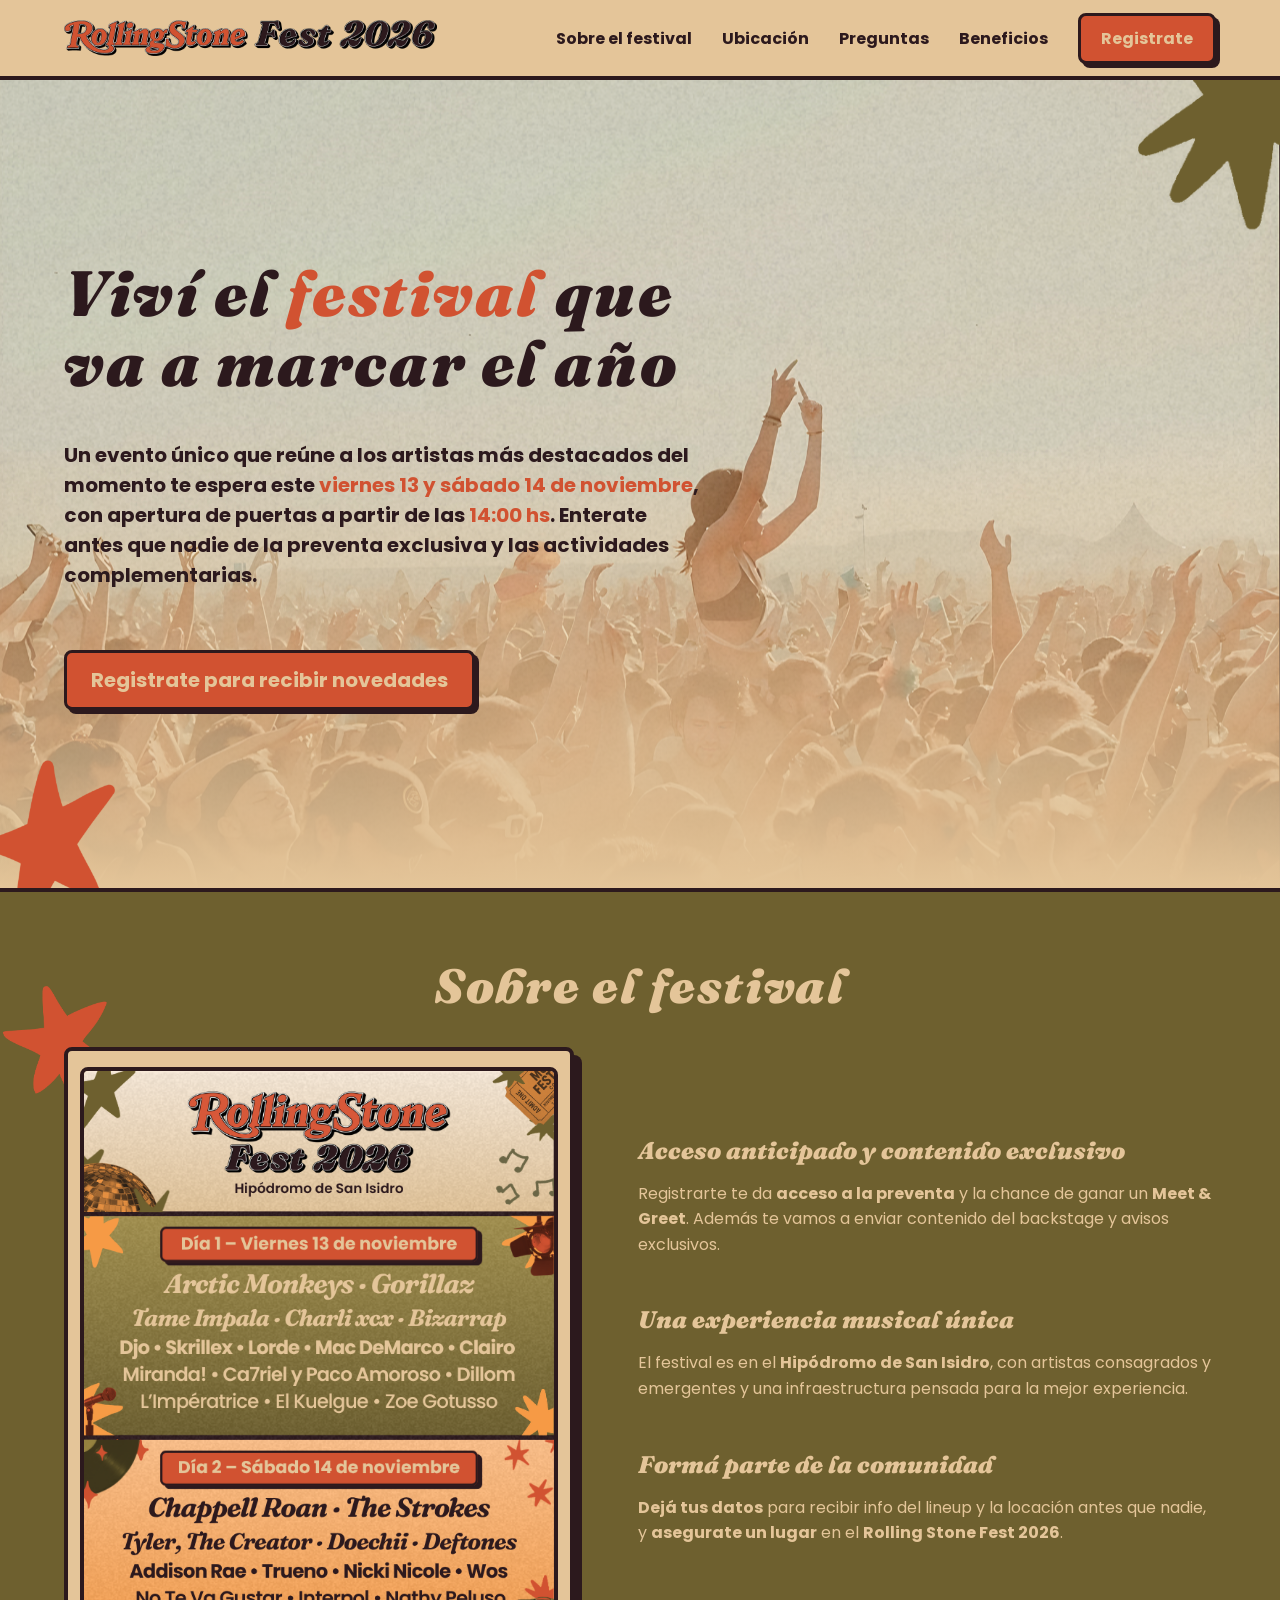
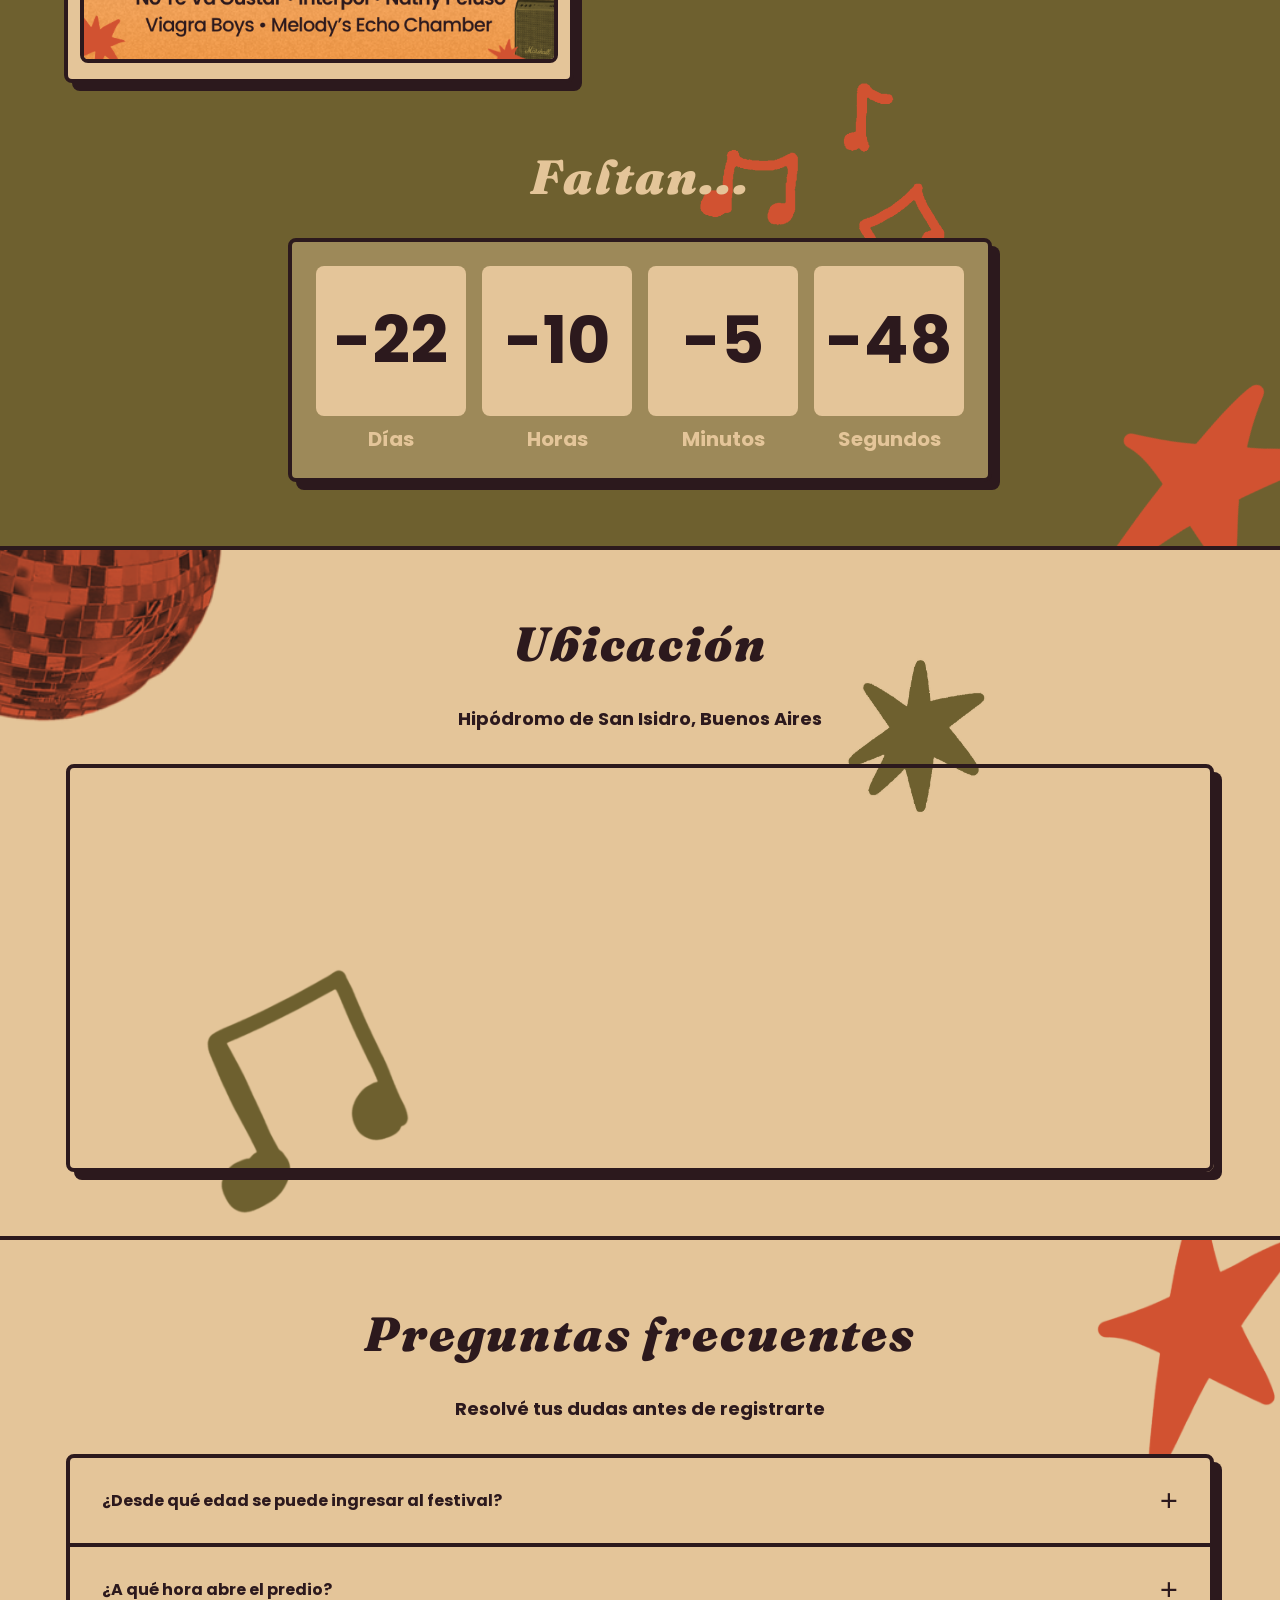
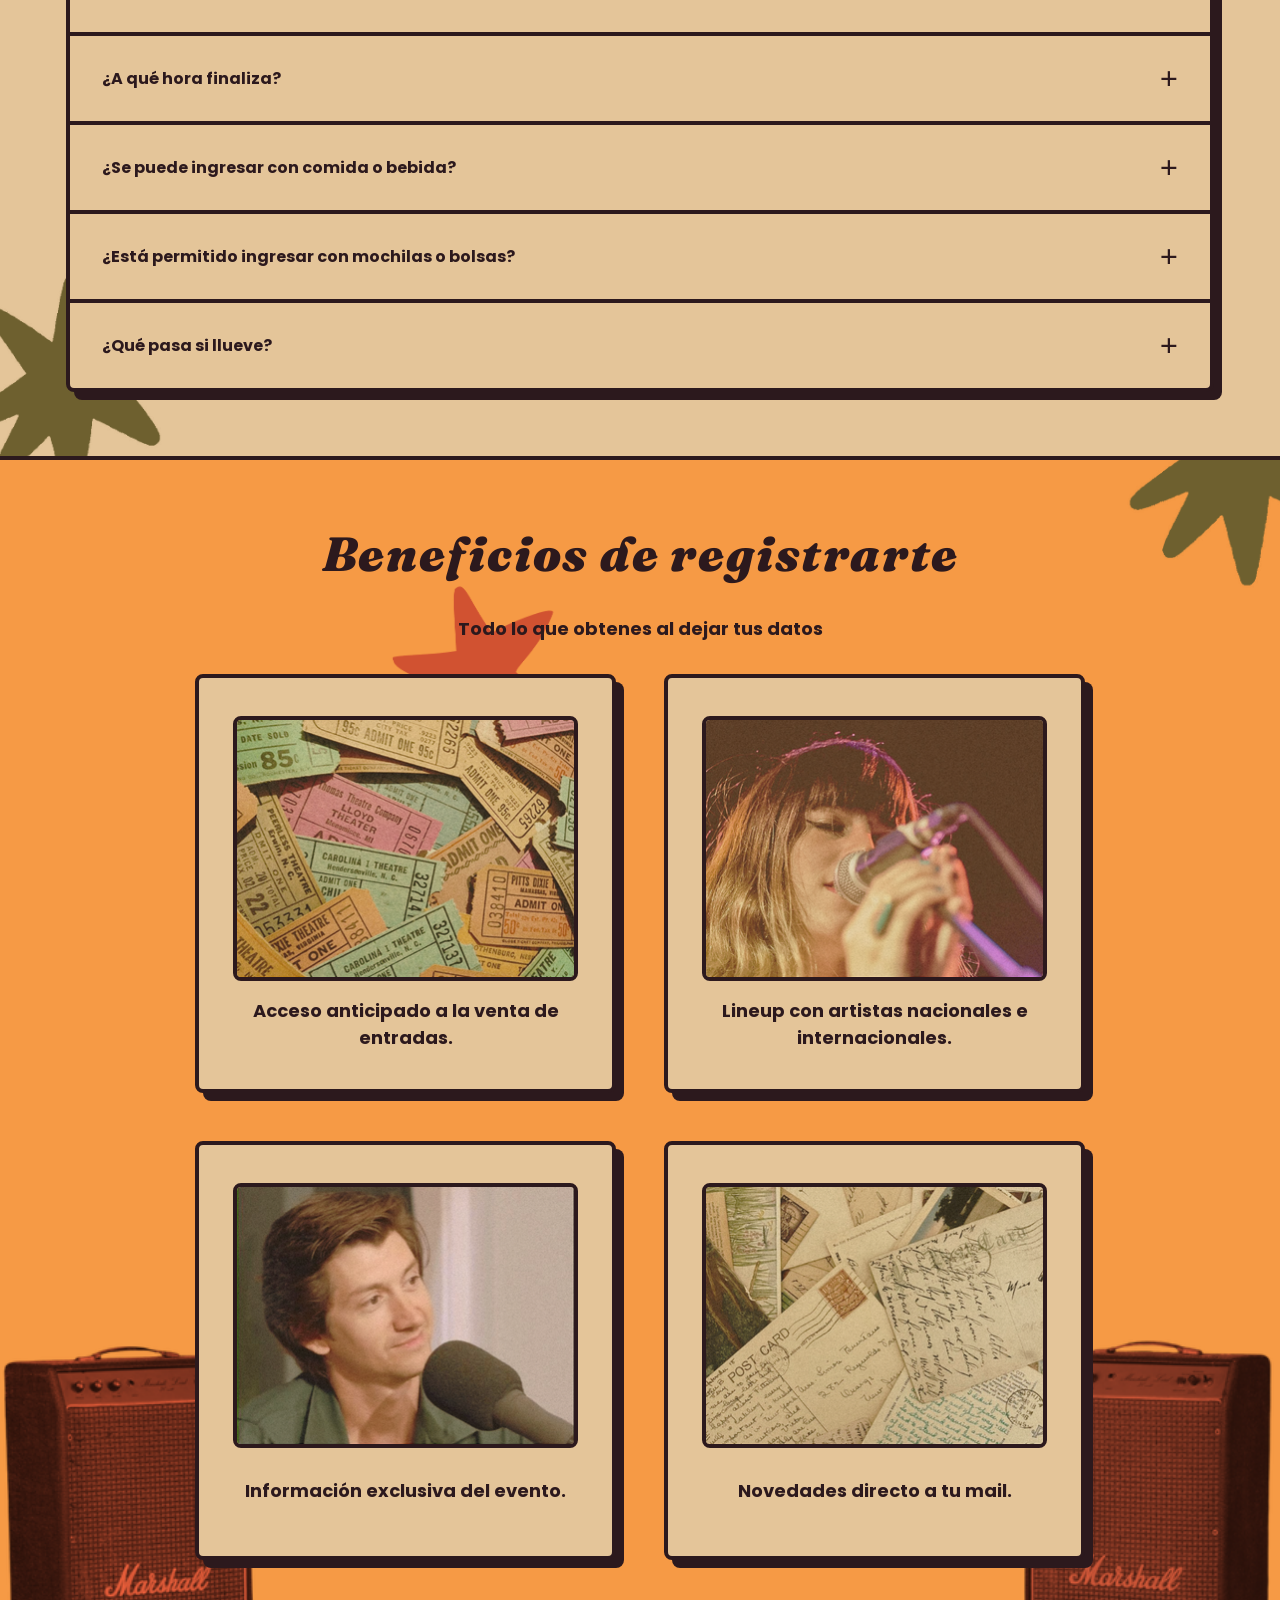
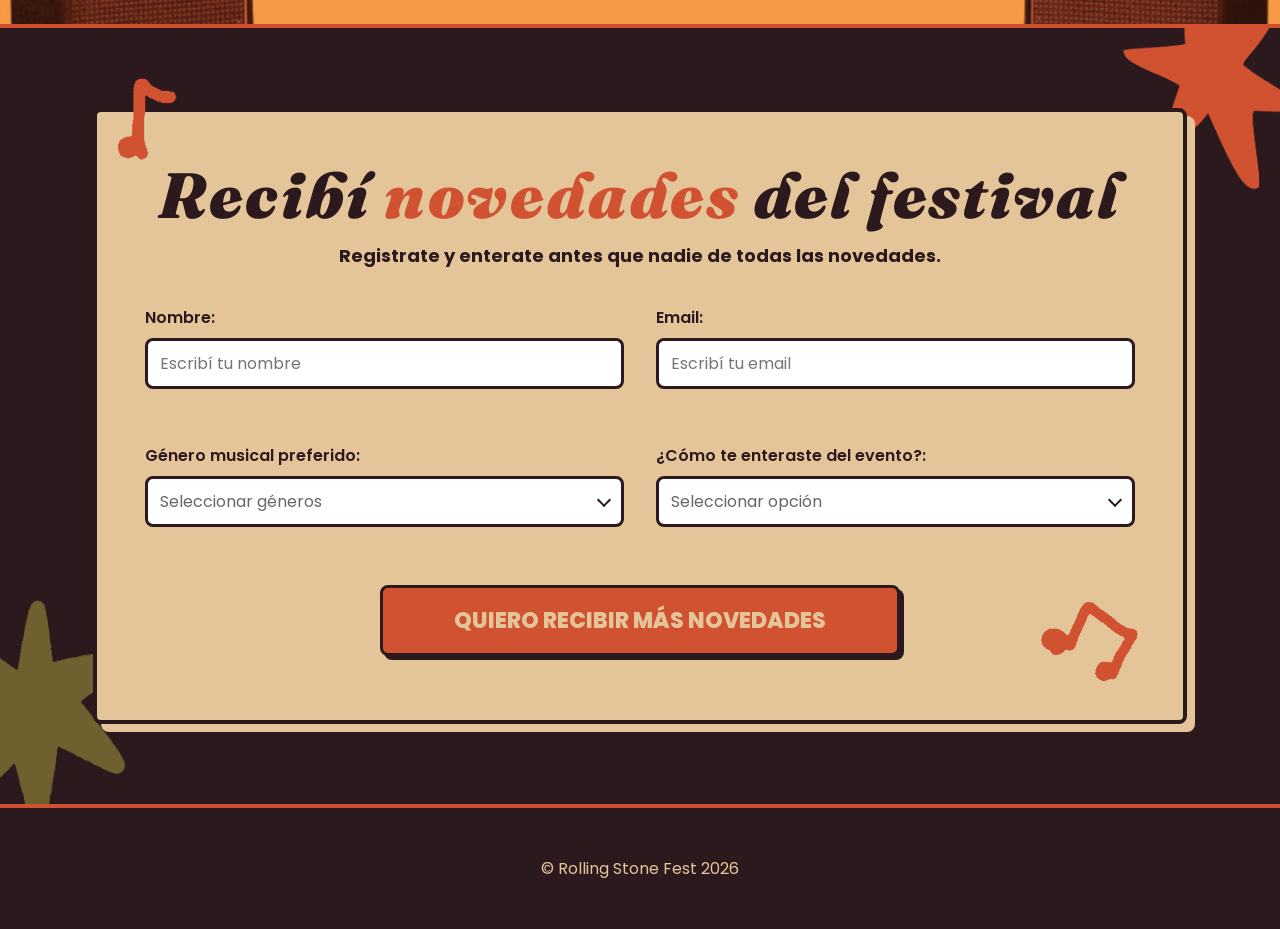
<file: index.html>
<html>

<head>
    <title>Rolling Stone Fest 2026</title>
    <meta charset="utf-8">
    <meta name="viewport" content="width=device-width, initial-scale=1.0">
    <meta name="language" content="es">

    <link rel="icon" type="image/png" href="imagenes/BolaDisco.png" sizes="48x48">

    <link rel="stylesheet" href="./estilos.css">
    <link rel="preconnect" href="https://fonts.googleapis.com">
    <link rel="preconnect" href="https://fonts.gstatic.com" crossorigin>
    <link
        href="https://fonts.googleapis.com/css2?family=Fraunces:ital,opsz,wght@0,9..144,100..900;1,9..144,100..900&family=Poppins:ital,wght@0,100;0,200;0,300;0,400;0,500;0,600;0,700;0,800;0,900;1,100;1,200;1,300;1,400;1,500;1,600;1,700;1,800;1,900&display=swap"
        rel="stylesheet">
</head>

<body>

    <header>
        <a href="#inicio" class="logo-fest">
            <img src="./imagenes/logo-festival.png" alt="Logo Rolling Stone Fest">
        </a>

        <input type="checkbox" id="menu-check">

        <label for="menu-check" class="menu-icono" aria-label="Abrir menú">
            <span class="hamburger-line"></span>
            <span class="hamburger-line"></span>
            <span class="hamburger-line"></span>
        </label>

        <nav>
            <ul>
                <li><a href="#festival" class="fuente-bold nav-link">Sobre el festival</a></li>
                <li><a href="#ubicacion" class="fuente-bold nav-link">Ubicación</a></li>
                <li><a href="#preguntas" class="fuente-bold nav-link">Preguntas</a></li>
                <li><a href="#beneficios" class="fuente-bold nav-link">Beneficios</a></li>
                <li><a href="#registrate" class="boton-nav nav-link">Registrate</a></li>
            </ul>
        </nav>
    </header>

    
    <!-- PORTADA -->
    <section id="inicio" class="Portada">

        <img src="./imagenes/ESTRELLA1.png " class="deco1 reveal-fade-up">
        <img src="./imagenes/ESTRELLA2.png" class="deco2 reveal-fade-up">

        <div class="portada-contenido reveal-fade-up">

            <h1>Viví el <span class="resaltado">festival</span> que va a marcar el año</h1>

            <p class="resaltado3"> Un evento único que reúne a los artistas más destacados del momento te espera este
                <span class="resaltado2">viernes 13 y sábado 14 de noviembre</span>, con apertura de puertas a partir de
                las <span class="resaltado2">14:00 hs</span>. Enterate antes que nadie de la preventa exclusiva y las
                actividades complementarias.
            </p>

            <a href="#registrate" class="boton-portada">Registrate para recibir novedades</a>
        </div>
    </section>


    <!-- SECCIÓN 1: SOBRE EL FESTIVAL -->
    <section class="seccion1" id="festival">

        <h2 class="reveal-fade-up">Sobre el festival</h2>

        <div class="grillaSec1">
            <div class="lineup-wrapper">
                <img src="imagenes/ESTRELLA3.png" class="deco3 reveal-slide-left">
                <div class="contenedor-lineup reveal-slide-left">
                    <img src="./imagenes/flyer-lineup.png" alt="lineup" class="lineup">
                </div>
            </div>

            <div class="texto reveal-slide-right">
                <h3>Acceso anticipado y contenido exclusivo</h3>
                <p>Registrarte te da <span class="fuente-bold">acceso a la preventa</span> y la chance de ganar un <span class="fuente-bold">Meet & Greet</span>. Además te vamos a enviar contenido del backstage y avisos exclusivos.</p>

                <h3>Una experiencia musical única</h3>
                <p>El festival es en el <span class="fuente-bold">Hipódromo de San Isidro</span>, con artistas consagrados y emergentes y una infraestructura pensada para la mejor experiencia.</p>

                <h3>Formá parte de la comunidad</h3>
                <p><span class="fuente-bold">Dejá tus datos</span> para recibir info del lineup y la locación antes que nadie, y <span class="fuente-bold">asegurate un lugar</span> en el <span class="fuente-bold">Rolling Stone Fest 2026</span>.</p>
            </div>
        </div>

        <section class="seccion-contador reveal-fade-up">

            <img src="./imagenes/NOTA5.png" class="deco4">
            <img src="./imagenes/ESTRELLA2.png" class="deco5">

            <h2>Faltan...</h2>

            <div class="contador">
                <div class="bloque">
                    <div class="caja">
                        <span id="dias">00</span>

                    </div>
                    <p>Días</p>
                </div>

                <div class="bloque">
                    <div class="caja">
                        <span id="horas">00</span>

                    </div>
                    <p>Horas</p>
                </div>

                <div class="bloque">
                    <div class="caja">
                        <span id="minutos">00</span>

                    </div>

                    <p>Minutos</p>
                </div>

                <div class="bloque">
                    <div class="caja">
                        <span id="segundos">00</span>

                    </div>
                    <p>Segundos</p>
                </div>

            </div>
        </section>

    </section>

    <!-- SECCIÓN 2: UBICACIÓN -->
    <section class="seccion2" id="ubicacion">

        <img src="./imagenes/BolaDisco.png" class="deco6 reveal-fade-up">
        <img src="./imagenes/ESTRELLA1.png" class="deco7 reveal-fade-up">
        <img src="./imagenes/NOTA7.png" class="deco8 reveal-fade-up">

        <h2 class="reveal-fade-up">Ubicación</h2>
        <h4 class="reveal-fade-up">Hipódromo de San Isidro, Buenos Aires</h4>

        <div class="reveal-fade-up mapa-wrapper">
            <iframe class="mapa"
                src="https://maps.google.com/?output=embed&q=Hipodromo+de+San+Isidro%2C+Buenos+Aires&z=8"></iframe>
        </div>

    </section>

    <!-- SECCIÓN 3: PREGUNTAS FRECUENTES -->
    <section class="seccion3" id="preguntas">

        <img src="./imagenes/ESTRELLA2.png" class="deco9 reveal-fade-up">
        <img src="./imagenes/ESTRELLA1.png" class="deco10 reveal-fade-up">
        <img src="./imagenes/NOTA5.png" class="deco11 reveal-fade-up">

        <h2 class="reveal-fade-up">Preguntas frecuentes</h2>
        <h4 class="reveal-fade-up">Resolvé tus dudas antes de registrarte</h4>

        <section class="grillaFAQ reveal-fade-up">
            <div class="fila">

                <div class="pregunta-header">
                    <p class="pregunta">¿Desde qué edad se puede ingresar al festival?</p>
                    <span class="faq-icon">+</span>
                </div>

                <div class="respuesta-container">
                    <p class="respuesta">El ingreso está habilitado a partir de los 16 años, presentando DNI.</p>
                </div>
            </div>

            <div class="fila">

                <div class="pregunta-header">
                    <p class="pregunta">¿A qué hora abre el predio?</p>
                    <span class="faq-icon">+</span>
                </div>

                <div class="respuesta-container">
                    <p class="respuesta">Las puertas se habilitan a las 14:00 hs.</p>
                </div>
            </div>

            <div class="fila">

                <div class="pregunta-header">
                    <p class="pregunta">¿A qué hora finaliza?</p>
                    <span class="faq-icon">+</span>
                </div>

                <div class="respuesta-container">
                    <p class="respuesta">La jornada se extenderá hasta las 22:00 hs.</p>
                </div>
            </div>

            <div class="fila">

                <div class="pregunta-header">
                    <p class="pregunta">¿Se puede ingresar con comida o bebida?</p>
                    <span class="faq-icon">+</span>
                </div>

                <div class="respuesta-container">
                    <p class="respuesta">No está permitido el ingreso con comida ni bebida al predio.</p>
                </div>
            </div>

            <div class="fila">

                <div class="pregunta-header">
                    <p class="pregunta">¿Está permitido ingresar con mochilas o bolsas?</p>
                    <span class="faq-icon">+</span>
                </div>

                <div class="respuesta-container">
                    <p class="respuesta">Sí, se permite el ingreso con mochilas pequeñas, sujetas a control en el
                        acceso.
                    </p>
                </div>
            </div>

            <div class="fila">

                <div class="pregunta-header">
                    <p class="pregunta">¿Qué pasa si llueve?</p>
                    <span class="faq-icon">+</span>
                </div>

                <div class="respuesta-container">
                    <p class="respuesta">El evento se realiza aunque llueva, salvo que las condiciones climáticas
                        representen un riesgo para el público o los artistas.</p>
                </div>
            </div>
        </section>

    </section>


    <!-- SECCIÓN 4: BENEFICIOS DE REGISTRARTE -->
    <section class="seccion4" id="beneficios">

        <img src="./imagenes/ESTRELLA1.png" class="deco16 reveal-fade-up">
        <img src="./imagenes/ESTRELLA3.png" class="deco17 reveal-fade-up">
        <img src="./imagenes/Parlante.png" class="deco18 reveal-fade-up">
        <img src="./imagenes/Parlante2.png" class="deco19 reveal-fade-up">

        <h2 class="reveal-fade-up">Beneficios de registrarte</h2>
        <h4 class="reveal-fade-up">Todo lo que obtenes al dejar tus datos</h4>

        <div class="contenedorTarjetas">
            <div class="tarjeta reveal-fade-up" style="--delay: 0ms">
                <img src="./imagenes/tickets2.png" alt="tickets">
                <h4>Acceso anticipado a la venta de entradas.</h4>
            </div>

            <div class="tarjeta reveal-fade-up" style="--delay: 0ms">
                <img src="./imagenes/artista2.png" alt="artista">
                <h4>Lineup con artistas nacionales e internacionales.</h4>
            </div>

            <div class="tarjeta reveal-fade-up" style="--delay: 0ms">
                <img src="./imagenes/entrevista2.png" alt="entrevista">
                <h4>Información exclusiva del evento.</h4>
            </div>

            <div class="tarjeta reveal-fade-up" style="--delay: 0ms">
                <img src="./imagenes/cartas2.png" alt="cartas">
                <h4>Novedades directo a tu mail.</h4>
            </div>
        </div>
    </section>


    <!-- SECCIÓN 5: FORMULARIO -->
    <section class="formulario" id="registrate">

        <img src="./imagenes/ESTRELLA3.png" class="deco12 reveal-fade-up">
        <img src="./imagenes/ESTRELLA1.png" class="deco13 reveal-fade-up">

        <div class="carta reveal-fade-up">

            <img src="./imagenes/NOTA1.png" class="deco14 reveal-fade-up">
            <img src="./imagenes/NOTA4.png" class="deco15 reveal-fade-up">

            <h1>Recibí <span class="resaltado">novedades</span> del festival</h1>
            <h4>Registrate y enterate antes que nadie de todas las novedades.</h4>

            <form id="form-registro" action="#" novalidate>
                <div class="grillaForm">
                    <div class="campo">
                        <label for="nombre">Nombre:</label>
                        <input type="text" name="nombre" id="nombre" placeholder="Escribí tu nombre"
                            autocomplete="given-name">
                        <span class="campo-error" id="error-nombre"></span>
                    </div>
                    <div class="campo">
                        <label for="email">Email:</label>
                        <input type="email" name="email" id="email" placeholder="Escribí tu email" autocomplete="email">
                        <span class="campo-error" id="error-email"></span>
                    </div>
                    <div class="campo">
                        <label>Género musical preferido:</label>
                        <div class="dropdown">
                            <button type="button" class="dropbtn" id="btn-genero"> Seleccionar géneros</button>
                            <div class="dropdown-content" id="dropdown-genero">
                                <label><input type="checkbox" name="genero" value="nacional"> Rock nacional</label>
                                <label><input type="checkbox" name="genero" value="rock"> Rock clásico</label>
                                <label><input type="checkbox" name="genero" value="pop"> Pop</label>
                                <label><input type="checkbox" name="genero" value="indie"> Indie</label>
                                <label><input type="checkbox" name="genero" value="electronica"> Electrónica</label>
                                <label><input type="checkbox" name="genero" value="urbano"> Trap / Urbano</label>
                            </div>
                        </div>
                    </div>
                    <div class="campo">
                        <label>¿Cómo te enteraste del evento?:</label>
                        <div class="dropdown">
                            <button type="button" class="dropbtn" id="btn-fuente">Seleccionar opción</button>
                            <div class="dropdown-content" id="dropdown-fuente">
                                <label><input type="radio" name="fuente" value="rrss"> Anuncios en redes
                                    sociales</label>
                                <label><input type="radio" name="fuente" value="newsletter"> Mails / Newsletters</label>
                                <label><input type="radio" name="fuente" value="recomendacion"> Recomendación</label>
                                <label><input type="radio" name="fuente" value="noticias"> Páginas de noticias</label>
                                <label><input type="radio" name="fuente" value="otros"> Otros</label>
                            </div>
                        </div>
                    </div>
                </div>
                <button type="submit" class="boton-submit">QUIERO RECIBIR MÁS NOVEDADES</button>
            </form>
        </div>

        <!-- ===== POP-UP: CONFIRMACIÓN REGISTRO ===== -->
        <div class="popup-overlay" id="popup-confirmacion" role="dialog" aria-modal="true"
            aria-label="Registro confirmado">
            <div class="popup-contenido popup-confirmacion-contenido">
                <div class="popup-icono">🎸</div>
                <h2>¡Ya estás dentro, <span id="nombre-usuario" style="color: #D15231;"></span>!</h2>
                <p>Te registraste con éxito, te vamos a estar mandando todas las novedades del <strong>Rolling Stone
                        Fest 2026</strong> a <span id="mail-usuario" style="font-weight: bold; color: #D15231;"></span>.</p>
                <button class="boton-popup-ok" id="cerrar-confirmacion">¡Perfecto!</button>
            </div>
        </div>
    </section>


    <footer>
        <p> © Rolling Stone Fest 2026</p>
    </footer>


    <script src="script.js"></script>

</body>

</html>
</file>
<file: estilos.css>
html { background-color: #2C191D; scroll-behavior: smooth; }

body {
    margin: 0;
    max-width: 100%;
    overflow-x: hidden;
    position: relative;
}


/* =========== 
   TIPOGRAFÍAS 
   =========== */
h1, h2, h3 { 
    font-family: "Fraunces", serif; 
    font-optical-sizing: auto; 
    font-style: italic; 
    font-weight: 900; 
}


h1 {
    font-size: 64px;
    text-align: left;
    letter-spacing: 0.04em;
    margin-top: 0;
    margin-bottom: 32px;
    line-height: 1.1;
}

h2 {
    font-size: 48px;
    text-align: center;
    letter-spacing: 0.04em;
    margin-top: 0;
    margin-bottom: 32px;
}

h3 {
    font-size: 24px;
}

h4 {
    font-family: "Poppins", sans-serif;
    font-size: 18px;
    text-align: center;
    margin-top: 0;
    margin-bottom: 32px;
}

p, ul, li { font-family: "Poppins", sans-serif; font-size: 16px; }

ul { text-align: center; }

.resaltado { color: #D15231; font-weight: 900; }

.resaltado2 { color: #D15231; font-weight: 700; }

.resaltado3 { color: #2C191D; font-weight: 700;}

.fuente-bold { font-weight: bold;}

.deco1, .deco2, .deco3, .deco4, .deco5, .deco6, .deco7, .deco8, .deco9, .deco10, .deco11, .deco12, .deco13, .deco14, .deco15, .deco16, .deco17, .deco18, .deco19 {
    position: absolute;
    pointer-events: none;
    z-index: 0;
}


/* ===================
   ANIMACION APARICIÓN
   =================== */
.reveal-fade-up, .reveal-slide-left, .reveal-slide-right {
    opacity: 0;
    transition: opacity 0.7s ease, transform 0.7s ease;
    transition-delay: var(--delay, 0ms);
}

.reveal-fade-up    { transform: translateY(40px); }

.reveal-slide-left { transform: translateX(-50px); }

.reveal-slide-right{ transform: translateX(50px); }

.reveal-fade-up.visible, .reveal-slide-left.visible, .reveal-slide-right.visible { 
    opacity: 1; 
    transform: translate(0, 0);
}


/* ============
   HEADER Y NAV 
   ============ */
header {
    background-color: #E4C599;
    height: 80px;
    padding: 0 64px;
    display: flex;
    justify-content: space-between;
    align-items: center;
    border-bottom: 4px solid #2C191D;
    color: #2C191D;
    position: fixed;
    top: 0;          
    left: 0;         
    width: 100%; 
    box-sizing: border-box;
    z-index: 100;
    transition: box-shadow 0.3s ease;
}

header.scrolled { box-shadow: 0 4px 20px rgba(44,25,29,0.18);}

header nav ul {
    display: flex;
    align-items: center;
    list-style: none;
    margin: 0;
    padding: 0;
}

header nav li { margin-left: 30px;}

header nav a {
    color: #2C191D;
    text-decoration: none;
    font-family: "Poppins", sans-serif;
    font-size: 16px;
    position: relative;
    transition: 0.2s;
}

.boton-nav {
    background-color: #D15231;
    color: #E4C599 !important;
    border: 3px #2C191D solid;
    border-radius: 8px;
    box-shadow: 4px 4px 0px #2C191D;
    font-weight: bold;
    padding: 10px 20px;
    display: inline-block;
    transition: box-shadow 0.15s ease, transform 0.15s ease, background-color 0.2s;
}

.boton-nav:hover {
    box-shadow: 6px 6px 0px #2C191D;
    transform: translate(-1px, -1px);
}

.boton-nav:active { box-shadow: 2px 2px 0px #2C191D; transform: translate(2px, 2px);}

/* AGREGADO */
header nav a:not(.boton-nav)::after {
    content: '';
    position: absolute;
    bottom: -3px;
    left: 0;
    width: 0;
    height: 2px;
    background-color: #D15231;
    transition: width 0.25s ease;
}

header nav a:not(.boton-nav):hover::after { width: 100%; }

header nav a:not(.boton-nav):hover { color: #D15231; }

/* AJUSTES LOGO */
.logo-fest {                           
    display: flex;
    align-items: center;
    height: 100%;
    box-sizing: border-box;
    max-width: 500px;
    overflow: hidden;
}

.logo-fest img {
    height: 36px;
    width: auto;
    display: block;
    transition: opacity 0.2s;
}

.logo-fest:hover img { opacity: 0.8;}

/* MENÚ */
#menu-check { display: none; }

.menu-icono {
    display: none;
    flex-direction: column;
    gap: 5px;
    cursor: pointer;
    z-index: 20;
    padding: 6px;
}

.hamburger-line {
    display: block;
    width: 28px;
    height: 3px;
    background-color: #2C191D;
    border-radius: 2px;
    transition: transform 0.3s ease, opacity 0.3s ease;
}

/* ANIMACIÓN X AL ABRIR MENÚ */
#menu-check:checked ~ .menu-icono .hamburger-line:nth-child(1) { transform: translateY(8px) rotate(45deg); }

#menu-check:checked ~ .menu-icono .hamburger-line:nth-child(2) { opacity: 0; transform: scaleX(0); }

#menu-check:checked ~ .menu-icono .hamburger-line:nth-child(3) { transform: translateY(-8px) rotate(-45deg); }

/* ========= 
    PORTADA 
   ========= */
.Portada {
    background-size: cover;
    background-repeat: no-repeat;
    background-position: center;
    height: 72vh;
    margin: 0;
    padding: 160px 64px 80px 64px;
    border-bottom: solid #2C191D 4px;
    color: #2C191D;
    display: flex;
    flex-direction: column;
    justify-content: center;
    align-items: flex-start;
        background-image: 
            linear-gradient(to top, #E4C599 0%, rgba(228, 197, 153, 0) 50%),
            url('./imagenes/portada.png');
    position: relative;
    overflow: hidden;
    z-index: 2;
}

.deco1 { 
    width: 350px;
    top: -100px;
    right: -150px;
}

.deco2 {
    width: 230px; 
    bottom: -110px;
    left: -70px;
}

.Portada h1 {
    max-width: 640px;
    line-height: 1.1;
    margin-bottom: 42px;
}

.Portada p {
    max-width: 640px;
    line-height: 1.5;
    margin-bottom: 60px;
    font-size: 20px;
}

.boton-portada {
    display: inline-block;
    text-decoration: none;
    background-color: #D15231; 
    color: #E4C599; 
    font-family: "Poppins", sans-serif;
    font-size: 20px;
    font-weight: 700;
    padding: 12px 24px;
    border: 3px solid #2C191D;
    border-radius: 8px;
    cursor: pointer;
    box-shadow: 4px 4px #2C191D; 
    transition: transform 0.15s ease, box-shadow 0.15s ease, background-color 0.2s;
    z-index: 2;
}

.boton-portada:hover {
    transform: translate(-2px, -2px);
    box-shadow: 6px 6px #2C191D;
}

.boton-portada:active { transform: translateY(2px); box-shadow: 2px 2px #2C191D;}


/* ============================= 
   SECCIÓN 1 - SOBRE EL FESTIVAL 
   ============================= */
.seccion1, .seccion2, .seccion3, .seccion4 {
    padding: 64px;
    border-bottom: solid #2C191D 4px;
    color: #2C191D;
    position: relative;
    overflow: hidden;
}

.seccion1 { background-color: #6E602F; color: #E4C599; }

.grillaSec1 {
    display: flex;
    gap: 64px;
    align-items: center;
    justify-content: center;
    margin: 0 auto;
}

.contenedor-lineup {   
    max-width: 510px; 
    max-height: 638px;
    background-color: #E4C599;
    padding: 16px;
    border: 4px solid #2C191D;
    box-shadow: 8px 8px #2C191D;
    border-radius: 8px;
    display: flex;
    justify-content: center;
    align-items: center;
    position: relative;
    z-index: 1;
}

.lineup {
    width: 100%;
    height: auto;
    border: 4px solid #2C191D;
    border-radius: 8px;
    display: block;
}

.lineup-wrapper {
    position: relative;
    max-width: 510px;
    max-height: 638px;
}

.deco3 {
    width: 220px;
    top: -130px;
    left: -110px;
}

.texto { flex: 1; max-width: 600px; }

.texto h3 { margin-top: 0; margin-bottom: 16px; }

.texto p { margin-bottom: 48px; line-height: 1.6;}

/* CONTADOR */ 
.seccion-contador {                   
    padding-top: 64px;
    text-align: center;
    position: relative;
    z-index: 2;
}

.seccion-contador h2 { position: relative; z-index: 1; }

.deco4 {
    width: 380px;
    top: -50px;
    right: 200px;
}

.deco5 {
    width: 300px; 
    transform: rotate(30deg);
    top: 220px;
    right: -130px;
}

.contador {                                                    
    display: flex;
    align-items: center;
    justify-content: center;
    margin: 0 auto;
    width: fit-content; 
    max-width: 90%;
    max-height: 224px;
    gap: 16px;
    background-color: #9D8959;
    border: solid #2C191D 4px;
    border-radius: 8px;
    box-shadow: 8px 8px 0px #2C191D;
    padding: 24px;
    position: relative;
    z-index: 1;
}

.caja {                                
    background-color: #E4C599; 
    border-radius: 8px;
    width: 150px; 
    aspect-ratio: 1 / 1;
    display: flex;
    align-items: center;
    justify-content: center;
}

.caja span {
    display: block;
    font-family: "Poppins", sans-serif;
    font-size: 66px;
    font-weight: bold;
    color: #2C191D;
}

.bloque {
    display: flex;
    flex-direction: column;
    align-items: center;
}

.bloque p {
    margin: 8px 0 0 0;
    font-family: "Poppins", sans-serif;
    font-weight: bold;
    font-size: 20px;
    color: #E4C599;
}                                   


/* =====================
   SECCIÓN 2 - UBICACIÓN 
   ===================== */
.seccion2 { background-color: #E4C599; }

.deco6 {
    width: 380px;
    top: -200px;
    left: -150px;
}

.mapa {
    display: flex;
    align-items: center;
    justify-content: center;
    margin: 0 auto;
    width: 100%;
    max-width: 1140px;
    height: 400px;
    border: solid #2C191D 4px;
    border-radius: 8px;
    box-shadow: 8px 8px 0px #2C191D;
    position: relative;
    z-index: 2;
}

.mapa-wrapper { position: relative; z-index: 2; }

.deco7 {
    width: 220px;
    top: 55px;
    right: 248px;
}

.deco8 {
    width: 330px;
    top: 388px;
    left: 141px;
}


/* ================================
   SECCIÓN 3 - PREGUNTAS FRECUENTES 
   ================================ */
.seccion3 { background-color: #E4C599; }

.deco9 {
    width: 330px; 
    transform: rotate(13deg);
    top: -105px;
    right: -80px;
}

.deco10 {
    width: 330px; 
    transform: rotate(3deg);
    top: 550px;
    left: -90px;
}

.deco11 {
    width: 330px;
    top: 445px;
    right: 90px;
}

/* GRILLA PREGUNTAS */
.grillaFAQ {                           
    display: grid;
    grid-template-columns: 1fr;
    max-width: 1140px;
    border: solid #2C191D 4px;
    border-radius: 8px;
    overflow: hidden;
    box-shadow: 8px 8px #2C191D;
    margin: 0 auto;
    background-color: #E4C599; 
    position: relative;
    z-index: 2;
}

.fila {
    border-bottom: solid #2C191D 4px;
    transition: background-color 0.3s ease;
    cursor: pointer;
}

.fila:last-child { border-bottom: none; }

.pregunta-header {
    display: flex;
    align-items: center;
    justify-content: space-between;
    padding: 20px 32px;
}

.pregunta {  
    text-align: left;
    font-weight: bold;
    padding: 10px 0px;
    margin: 0 16px 0 0;
}

.fila:hover .pregunta-header { background-color: #2C191D; color: #E4C599; }

.respuesta-container {
    display: grid;
    grid-template-rows: 0fr; 
    transition: grid-template-rows 0.4s ease; 
    overflow: hidden;
}

.fila.abierta .respuesta-container { grid-template-rows: 1fr; }

.respuesta {
    min-height: 0;
    padding: 0 32px; 
    margin: 0;
    text-align: left;
    color: #2C191D;
    transition: padding 0.4s ease;
}

.fila.abierta .respuesta { padding-bottom: 48px; padding-top: 16px; } 

/* ÍCONO */
.faq-icon {
    font-size: 32px;
    font-weight: bold;
    color: #2C191D;
    flex-shrink: 0;
    transition: transform 0.3s ease;
    line-height: 1;
}

.fila:hover .faq-icon { color: #E4C599; }

.fila.abierta .faq-icon { transform: rotate(45deg); color: #E4C599; }

.fila.abierta .pregunta-header { background-color: #2C191D; color: #E4C599; }


/* =====================================
   SECCIÓN 4 - BENEFICIOS DE REGISTRARTE 
   ===================================== */
.seccion4 { background-color: #F69A45; border-bottom: solid #D15231 4px; }

.deco16 {
    width: 360px;
    top: -213px;
    right: -150px;
}

.deco17 {
    width: 340px;
    top: 20px;
    left: 317px;
}

.deco18 {
    width: 260px;
    bottom: -160px;
    left: 0px;
}

.deco19 {
    width: 260px;
    bottom: -160px;
    right: 0px;
}

/* TARJETAS */
.contenedorTarjetas {                  
    display: grid;
    grid-template-columns: repeat(2, 1fr);
    gap: 48px;
    max-width: 890px;
    justify-items: center;
    align-items: stretch;
    position: relative;
    margin: 0 auto;
}              

.tarjeta {                             
    background-color: #E4C599;
    border: 4px #2C191D solid;
    box-shadow: 8px 8px #2C191D;
    border-radius: 8px;
    display: flex;
    flex-direction: column;
    justify-content: center;
    position: relative;
    align-items: center;
    box-sizing: border-box;
    text-align: center; 
    height: 100%;
    min-height: 400px; 
    max-height: 426px;
    padding: 38px;
    margin: 0;
    transition: transform 0.25s ease, box-shadow 0.25s ease;
}

.tarjeta:hover { transform: translate(-4px, -4px); box-shadow: 12px 12px #2C191D; }

.tarjeta h4 {
    margin: 16px 0 0 0;
    min-height: 54px;
    display: flex;
    align-items: center;
}

.tarjeta img {
    width: 100%;
    border: solid #2C191D 4px;
    border-radius: 8px;
}


/* ======================
   SECCIÓN 5 - FORMULARIO
   ====================== */
.formulario {
    background-color: #2C191D;
    border-bottom: solid #D15231 4px;
    padding: 80px 64px;
    margin: 0;
    color: #E4C599;
    position: relative;
    overflow: hidden;
    z-index: 2;
}

.deco12 { /* Atrás de la carta */
    width: 330px;
    top: -150px;
    right: -100px;
}

.deco13 { /* Atrás de la carta */
    width: 330px;
    bottom: -125px;
    left: -125px;
}

.deco14 { /* Arriba de la carta */
    width: 125px; 
    transform: rotate(30deg);
    top: -60px;
    right: 969px;
}

.deco15 { /* Arriba de la carta */
    width: 395px;
    bottom: -30px;
    right: -150px;
}

.carta {
    background-color: #E4C599;
    border: 4px #2C191D solid;
    padding: 48px;
    color: #2C191D;
    box-shadow: 8px 8px #E4C599;
    border-radius: 8px;
    max-width: 990px;
    margin: 0 auto;
    text-align: center;
    position: relative;
    z-index: 2;
}

.carta h1 { 
    text-align: center; 
    margin-top: 0; 
    margin-bottom: 12px; 
}

.carta h4 { margin-bottom: 36px; }

.grillaForm {
    display: grid;
    grid-template-columns: 1fr 1fr;
    gap: 32px;
    text-align: left;
    
}

.campo {
    display: flex;
    flex-direction: column;
    gap: 4px;
}

.campo label {
    font-weight: 600;
    font-size: 1rem;
    font-family: "Poppins", sans-serif;
    margin-bottom: 4px;
}

.campo-error {
    color: #D15231;
    font-size: 14px;
    font-family: "Poppins", sans-serif;
    min-height: 18px;
    display: block;
}

input[type="text"], input[type="email"] {
    padding: 10px 12px;
    border: 3px #2C191D solid;
    border-radius: 8px;
    color: #2C191D;
    font-family: "Poppins", sans-serif;
    font-size: 16px;
    transition: border-color 0.2s, box-shadow 0.2s;
    outline: none;
    background: #fff;
}

input[type="text"]:focus, input[type="email"]:focus {
    border-color: #D15231;
    box-shadow: 0 0 0 3px rgba(209,82,49,0.18);
}

input[type="text"].invalido, input[type="email"].invalido {
    border-color: #D15231;
    background-color: #fff5f5;
}

.boton-submit {
    background-color: #D15231;
    border: 3px #2C191D solid;
    border-radius: 8px;
    box-shadow: 4px 4px #2C191D;
    font-family: "Poppins", sans-serif;
    font-size: 22px;
    font-weight: 800;
    color: #E4C599;
    text-align: center;
    padding: 16px 24px;
    cursor: pointer;
    display: block;
    width: 100%;
    max-width: 520px;
    margin: 40px auto 8px;
    white-space: normal;
    transition: transform 0.15s ease, box-shadow 0.15s ease, background-color 0.2s;
    position: relative;
    z-index: 2;
}

.boton-submit:hover {
    transform: translate(-2px, -2px);
    box-shadow: 6px 6px #2C191D;
}

.boton-submit:active { transform: translate(2px, 2px); box-shadow: 2px 2px #2C191D; }

/* DROPDOWNS */
.dropdown {                            
    position: relative;
    display: block;
    margin-bottom: 18px;
}

.dropbtn {
    background-color: white;
    cursor: pointer;
    text-align: left;
    font-size: 16px;
    width: 100%;
    padding: 10px 12px;
    margin-bottom: 0; 
    font-family: "Poppins", sans-serif;
    border: 3px #2C191D solid;
    border-radius: 8px;
    color: #666;
    transition: border-color 0.2s;
    display: flex;
    align-items: center;
    justify-content: space-between;
    overflow: hidden;
}

.dropbtn::after {
    content: '';
    display: inline-block;
    width: 8px;
    height: 8px;
    border-right: 2.5px solid #2C191D;
    border-bottom: 2.5px solid #2C191D;
    transform: rotate(45deg);
    transition: transform 0.2s ease;
    flex-shrink: 0;
    margin-left: 8px;
    margin-bottom: 3px;
}

.dropdown:has(.dropdown-content.mostrar) .dropbtn::after {
    transform: rotate(-135deg);
    margin-bottom: -3px;
}

.dropbtn:focus { border-color: #D15231; outline: none; }

.dropdown-content {
    display: none;
    position: absolute;
    background-color: white;
    width: 100%;
    box-shadow: 4px 4px #2C191D;
    z-index: 10;
    border: 3px solid #2C191D;
    border-radius: 8px;
    max-height: 200px;
    overflow-y: auto;
    animation: dropdown-appear 0.2s ease;
}

@keyframes dropdown-appear {
    from { opacity: 0; transform: translateY(-6px); }
    to   { opacity: 1; transform: translateY(0); }
}

.dropdown-content.open { display: block; }

.dropdown-content label {
    color: #2C191D;
    padding: 10px 14px;
    display: flex;
    align-items: center;
    cursor: pointer;
    font-family: "Poppins", sans-serif;
    font-size: 14px;
    transition: background-color 0.15s;
}

.dropdown-content label:hover { background-color: #F69A45; }

.dropdown-content input { margin-right: 10px; }

/* POPUP CONFIRMACIÓN */
.popup-overlay {                       
    position: fixed;
    inset: 0;
    background: rgba(44,25,29,0.75);
    display: flex;
    align-items: center;
    justify-content: center;
    z-index: 1000;
    opacity: 0;
    pointer-events: none;
    transition: opacity 0.3s ease;
    padding: 20px;
    backdrop-filter: blur(4px);
}

.popup-overlay.activo { opacity: 1; pointer-events: all; }

.popup-confirmacion-contenido {
    background-color: #E4C599;
    border: 4px solid #2C191D;
    border-radius: 12px;
    box-shadow: 10px 10px #2C191D;
    padding: 48px 40px;
    max-width: 480px;
    width: 100%;
    text-align: center;
    transform: scale(0.85) translateY(20px);
    transition: transform 0.35s cubic-bezier(0.34,1.56,0.64,1);
}

.popup-overlay.activo .popup-confirmacion-contenido {
    transform: scale(1) translateY(0);
}

.popup-icono {
    font-size: 56px;
    margin-bottom: 16px;
    animation: rock-icon 0.6s ease 0.3s both;
}

@keyframes rock-icon {
    0%   { transform: rotate(-20deg) scale(0.5); opacity: 0; }
    60%  { transform: rotate(10deg) scale(1.2); opacity: 1; }
    100% { transform: rotate(0deg) scale(1); }
}

.popup-confirmacion-contenido h2 {
    font-family: "Fraunces", serif;
    font-style: italic;
    color: #2C191D;
    font-size: 36px;
    margin-bottom: 16px;
}

.popup-confirmacion-contenido p {
    color: #2C191D;
    font-size: 16px;
    line-height: 1.6;
    margin-bottom: 8px;
}

.popup-sub {
    color: #6E602F !important;
    font-size: 14px !important;
    margin-bottom: 32px !important;
}

.boton-popup-ok {
    background-color: #D15231;
    color: #E4C599;
    margin-top: 30px;
    border: 3px solid #2C191D;
    border-radius: 8px;
    box-shadow: 4px 4px #2C191D;
    font-family: "Poppins", sans-serif;
    font-size: 18px;
    font-weight: 700;
    padding: 12px 32px;
    cursor: pointer;
    transition: transform 0.15s, box-shadow 0.15s, background-color 0.2s;
}

.boton-popup-ok:hover {
    transform: translate(-2px,-2px);
    box-shadow: 6px 6px #2C191D;
}

.boton-popup-ok:active { transform: translate(2px,2px); box-shadow: 2px 2px #2C191D; }

/* BOTÓN CERRAR */
.popup-cerrar {                        
    position: absolute;
    top: -18px;
    right: -18px;
    width: 40px;
    height: 40px;
    background-color: #D15231;
    color: #E4C599;
    border: 3px solid #2C191D;
    border-radius: 50%;
    font-size: 16px;
    font-weight: 700;
    cursor: pointer;
    display: flex;
    align-items: center;
    justify-content: center;
    line-height: 1;
    transition: background-color 0.2s, transform 0.15s;
    z-index: 2;
}

.popup-cerrar:hover { background-color: #b8431f; transform: scale(1.1); }


/* ========= 
     FOOTER 
   ========= */
footer {
    padding: 32px 64px;
    text-align: center;
    color: #E4C599;
}


/* =================== 
   RESPONSIVE - 1230px 
   =================== */
@media (max-width: 1230px) {
    .seccion1, .seccion2, .seccion3, .seccion4, .formulario {
        padding: 48px 32px;
    }

    .deco1, .deco2, .deco3, .deco4, .deco5, .deco6, .deco7, .deco8, .deco9, .deco10, .deco11, .deco12, .deco13, .deco14, .deco15, .deco16, .deco17, .deco18, .deco19 {
        max-width: 280px;
    }

    /* ========= 
        NAV Y UL 
       ========= */  
    .menu-icono {
        display: flex;
        cursor: pointer;
        z-index: 20;
    }

    .menu-icono img { height: 30px; width: auto; }

    header nav {
        position: fixed;
        top: 80px;
        left: 0;
        width: 100%;
        height: 0;
        background-color: #E4C599;
        overflow: hidden;
        transition: all 0.3s ease-in-out;
        border-bottom: 0px solid #2C191D;
        z-index: 15;
    }

    header nav ul {
        flex-direction: column;
        padding: 40px 0;
        gap: 30px;
    }

    header nav li { margin-left: 0; }

    #menu-check:checked ~ nav { height: 350px; border-bottom: 4px solid #2C191D; }

    .boton-nav { margin-top: 10px; width: fit-content; }


    /* =============================
       SECCIÓN 1 - SOBRE EL FESTIVAL
       ============================= */
    .contador { 
        width: fit-content; 
        gap: 12px;       
        padding: 16px;   
        margin: 0 auto;
    }


    /* =====================================
       SECCIÓN 4 - BENEFICIOS DE REGISTRARTE
       ===================================== */
    .contenedorTarjetas {
        flex-direction: column;
        align-items: center; /* Centra las tarjetas en la pantalla */
        gap: 32px;
    }

    .tarjeta {
        max-width: 402px;
        display: flex;
        flex-direction: column;
        justify-content: flex-start; 
        box-sizing: border-box;
    }
}


/* ================== 
   RESPONSIVE - 980px 
   ================== */
@media (max-width: 980px) {
    h1 { font-size: 48px; text-align: center;}
    
    h2 { font-size: 36px; }

    .seccion1, .seccion2, .seccion3, .seccion4, .formulario { 
        padding: 48px 24px; 
    }


    /* ========= 
         HEADER 
       ========= */
    header { padding: 0px 24px;}

    .logo-fest img { height: 28px; }


    /* ========= 
        PORTADA 
       ========= */
     .Portada {
        align-items: center;
        text-align: center;
        background-image:
            linear-gradient(to top, #E4C599 0%, rgba(228,197,153,0) 90%),
            url('./imagenes/portada.png');
        padding: 140px 32px 60px 32px;
        min-height: 76vh;
    }

    .portada-contenido { text-align: center; max-width: 650px; }


    /* =============================
       SECCIÓN 1 - SOBRE EL FESTIVAL
       ============================= */
    .deco3 {
        display: block;
        width: 160px;
        top: -100px;
        left: -80px;
    }

    .grillaSec1 {                        
        flex-direction: column;
        align-items: center;
        gap: 40px;
    }

    .contenedor-lineup {
        width: 90%;
        max-width: 450px;
        flex-shrink: 0;
    }

    .texto { width: 100%; padding: 0 20px; }
    
    /* CONTADOR */
    .seccion-contador { 
        width: 100%;
        display: flex;
        flex-direction: column;
        align-items: center;
        justify-content: center;
        padding-top: 40px;
        box-sizing: border-box;
    }
    
    .seccion-contador h2 {
        height: 100%;
        text-align: center;
        margin-bottom: 24px;
    }

    .contador { 
        display: flex;
        flex-direction: row;    
        flex-wrap: nowrap;      
        width: clamp(550px, 16vw, 243px);
        gap: 12px;       
        padding: 16px;   
        box-sizing: border-box;
    }

    .caja { width: clamp(30px, 16vw, 115px); }

    .caja span { font-size: 42px; }

    .bloque p { font-size: 18px; }  
    

    /* =====================
       SECCIÓN 2 - UBICACIÓN
       ===================== */
    .mapa { height: 300px; }


    /* ================================
       SECCIÓN 3 - PREGUNTAS FRECUENTES
       ================================ */
    .pregunta-header { padding: 16px 20px; }

    .respuesta { padding: 0 20px; }
    
    .fila.abierta .respuesta { padding: 16px 20px 32px; }
      

    /* =====================================
       SECCIÓN 4 - BENEFICIOS DE REGISTRARTE
       ===================================== */
    .contenedorTarjetas {
        grid-template-columns: 1fr;
        width: 100%;
        max-width: 100%;
        gap: 28px;
        padding: 0;        
        margin: 0 auto;
    }

    .tarjeta { 
        min-height: 300px;
        padding: 24px; 
        box-sizing: border-box;
        height: auto;
    }
        

    /* ====================== 
       SECCIÓN 5 - FORMULARIO 
       ====================== */
    .carta h1 { font-size: 42px; }

    .formulario { padding: 60px 24px; }
    
    .carta { padding: 32px 20px; }

    .grillaForm { grid-template-columns: 1fr; gap: 18px; }

    .campo { min-height: 106px;}

    .boton-submit { font-size: 20px; }
}


/* ================== 
   RESPONSIVE - 480px 
   ================== */
@media (max-width: 480px) {
    .seccion1, .seccion2, .seccion3, .seccion4, .formulario {
        padding: 48px 16px;
    }

    h1 { font-size: 48px; }
    
    h2 { font-size: 32px; }

    .deco1, .deco3, .deco4, .deco5, .deco6, .deco7, .deco8, .deco9, .deco10, .deco11, .deco12, .deco13, .deco14, .deco15, .deco16, .deco17, .deco18, .deco19 {
        max-width: 205px;
    }


    /* ========= 
         HEADER 
       ========= */
    header { height: 60px; }

    .logo-fest img { height: 22px; }

    header nav { top: 60px; }

    /* ========= 
        PORTADA 
       ========= */
    .Portada { padding: 112px 16px 56px; max-height: 660px; }

    .Portada h1 { margin-bottom: 32px; }

    .Portada p { margin: 0 0 32px 0; font-size: 18px; }

    .boton-portada { font-size: 18px; padding: 16px 12px; }

    .deco1 { top: -30px; right: -80px; }

    .deco2 { 
        bottom: -120px; 
        left: -80px; 
        max-width: 195px; 
    }


    /* =============================
       SECCIÓN 1 - SOBRE EL FESTIVAL
       ============================= */
    .contenedor-lineup { padding: 12px; box-shadow: 6px 6px #2C191D; }
    
    /* CONTADOR */
    .seccion-contador { padding: 48px 0 0 0; }

    .contador {
        width: 100%; 
        max-width: 343px;
        gap: 8px;         
        padding: 12px; 
        box-shadow: 6px 6px 0px #2C191D;
    }

    .caja {
        width: 70px;      
        height: 70px;
        border-width: 3px;
    }

    .caja span { font-size: 32px; }

    .bloque p { font-size: 14px; margin-top: 4px; }

    .deco4 { top: -70px; right: -110px; }

    .deco5 { top: 130px; right: -85px;}
    

    /* ===================== 
       SECCIÓN 2 - UBICACIÓN 
       ===================== */
    .mapa {
        width: 100% !important; 
        max-width: 100%;
        margin: 0 auto;
        box-shadow: 6px 6px #2C191D;
        box-sizing: border-box;
    }

    .deco6 { top: -100px; left: -110px; }

    .deco7 { top: 75px; right: -100px; }

    .deco8 { top: 350px; left: -60px; }


    /* ================================
       SECCIÓN 3 - PREGUNTAS FRECUENTES
       ================================ */
    .grillaFAQ { box-shadow: 6px 6px #2C191D; }

    .pregunta-header { min-height: 72px; }

    .deco10 { top: 750px; left: -60px; }

    .deco11 { display: none; }


    /* =====================================
       SECCIÓN 4 - BENEFICIOS DE REGISTRARTE
       ===================================== */
    .tarjeta { box-shadow: 6px 6px #2C191D; }

    .tarjeta:hover { transform: translate(-2px, -2px); box-shadow: 10px 10px #2C191D; }

    .tarjeta h4 { font-size: 16px; }

    .deco16 { top: -100px; right: -100px; }

    .deco17 { top: 110px; left: -90px; }

    .deco18 { bottom: -140px; left: -60px; }

    .deco19 { bottom: -140px; right: -60px; }


    /* ====================== 
       SECCIÓN 5 - FORMULARIO 
       ====================== */
    .carta { box-shadow: 6px 6px #E4C599; }
    
    .popup-confirmacion-contenido { padding: 32px 20px; }

    .popup-confirmacion-contenido h2 { font-size: 28px; }

    .deco12 { top: -150px; right: -90px; } /* Atrás de la carta */

    .deco13 { bottom: -140px; left: -95px; } /* Atrás de la carta */

    .deco14 { top: -50px; left: -40px; } /* Arriba de la carta */

    .deco15 { display: none; } /* Arriba de la carta */
}
</file>
